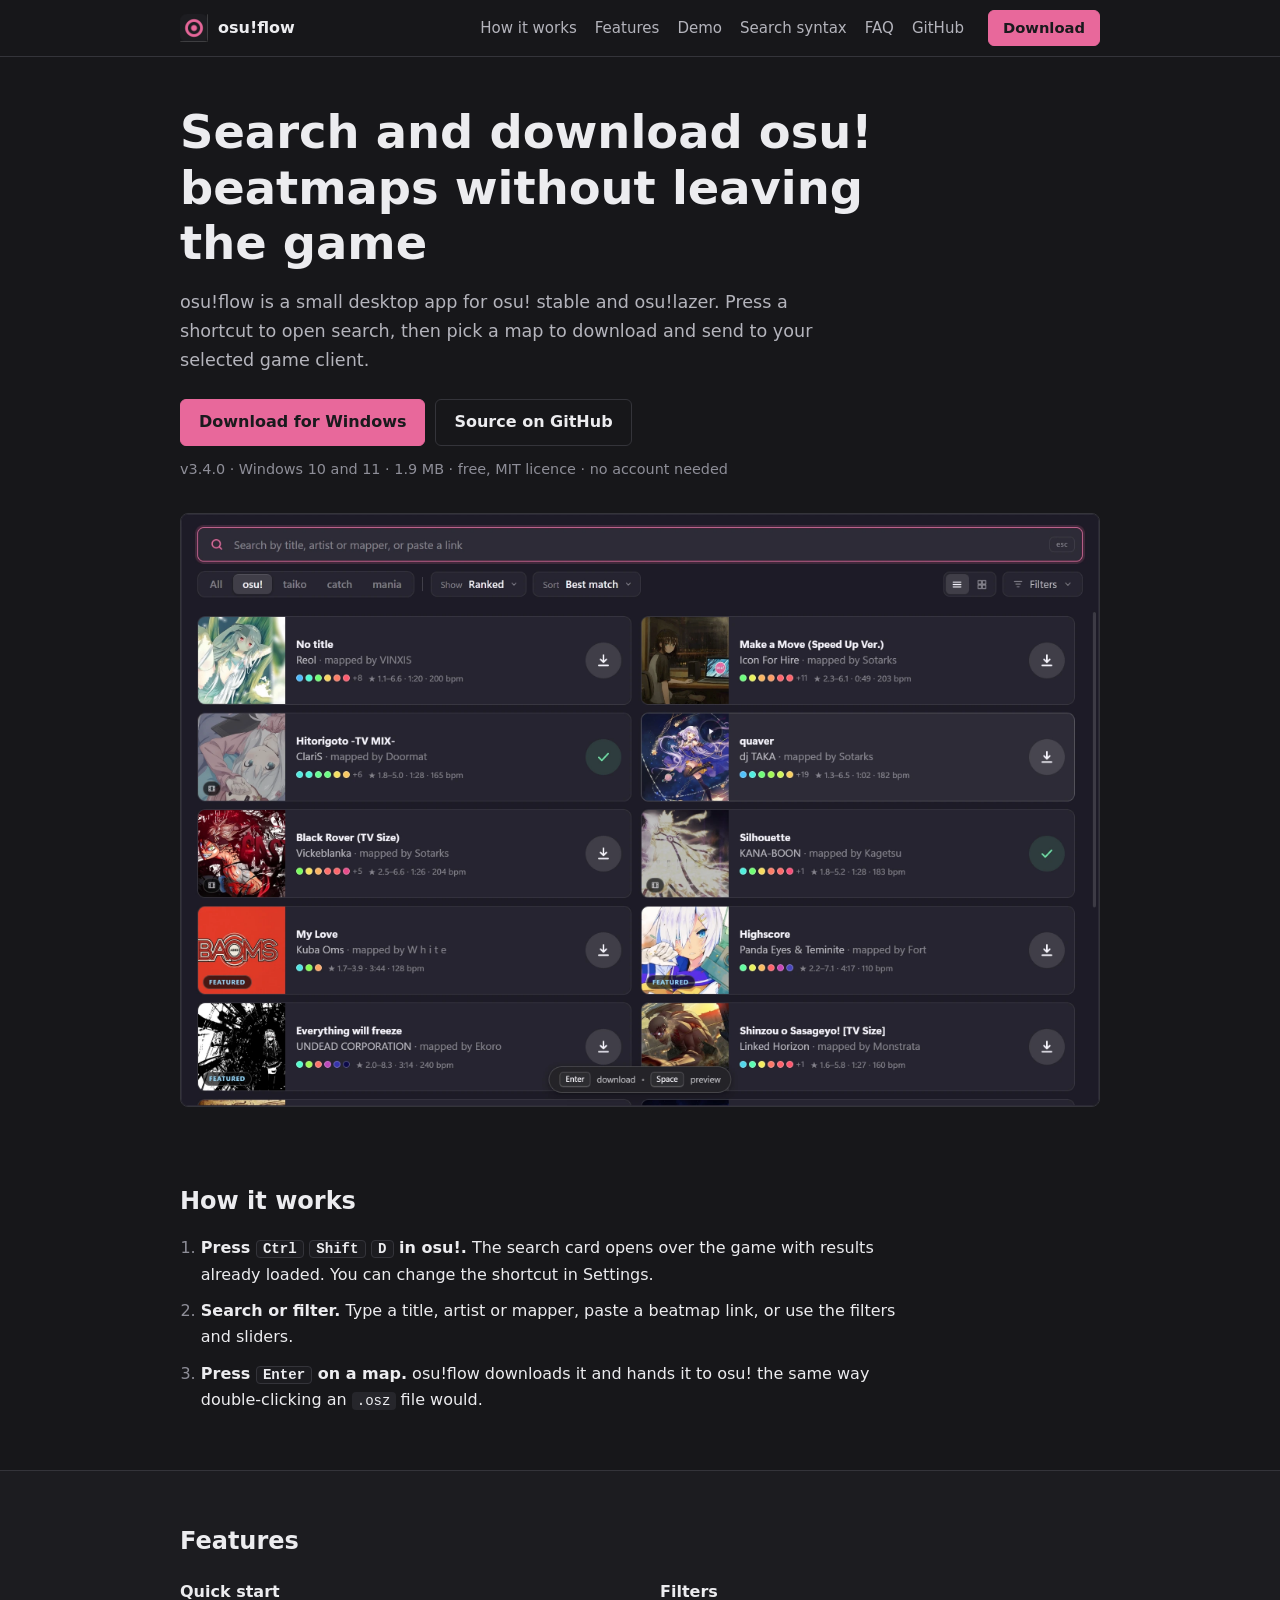
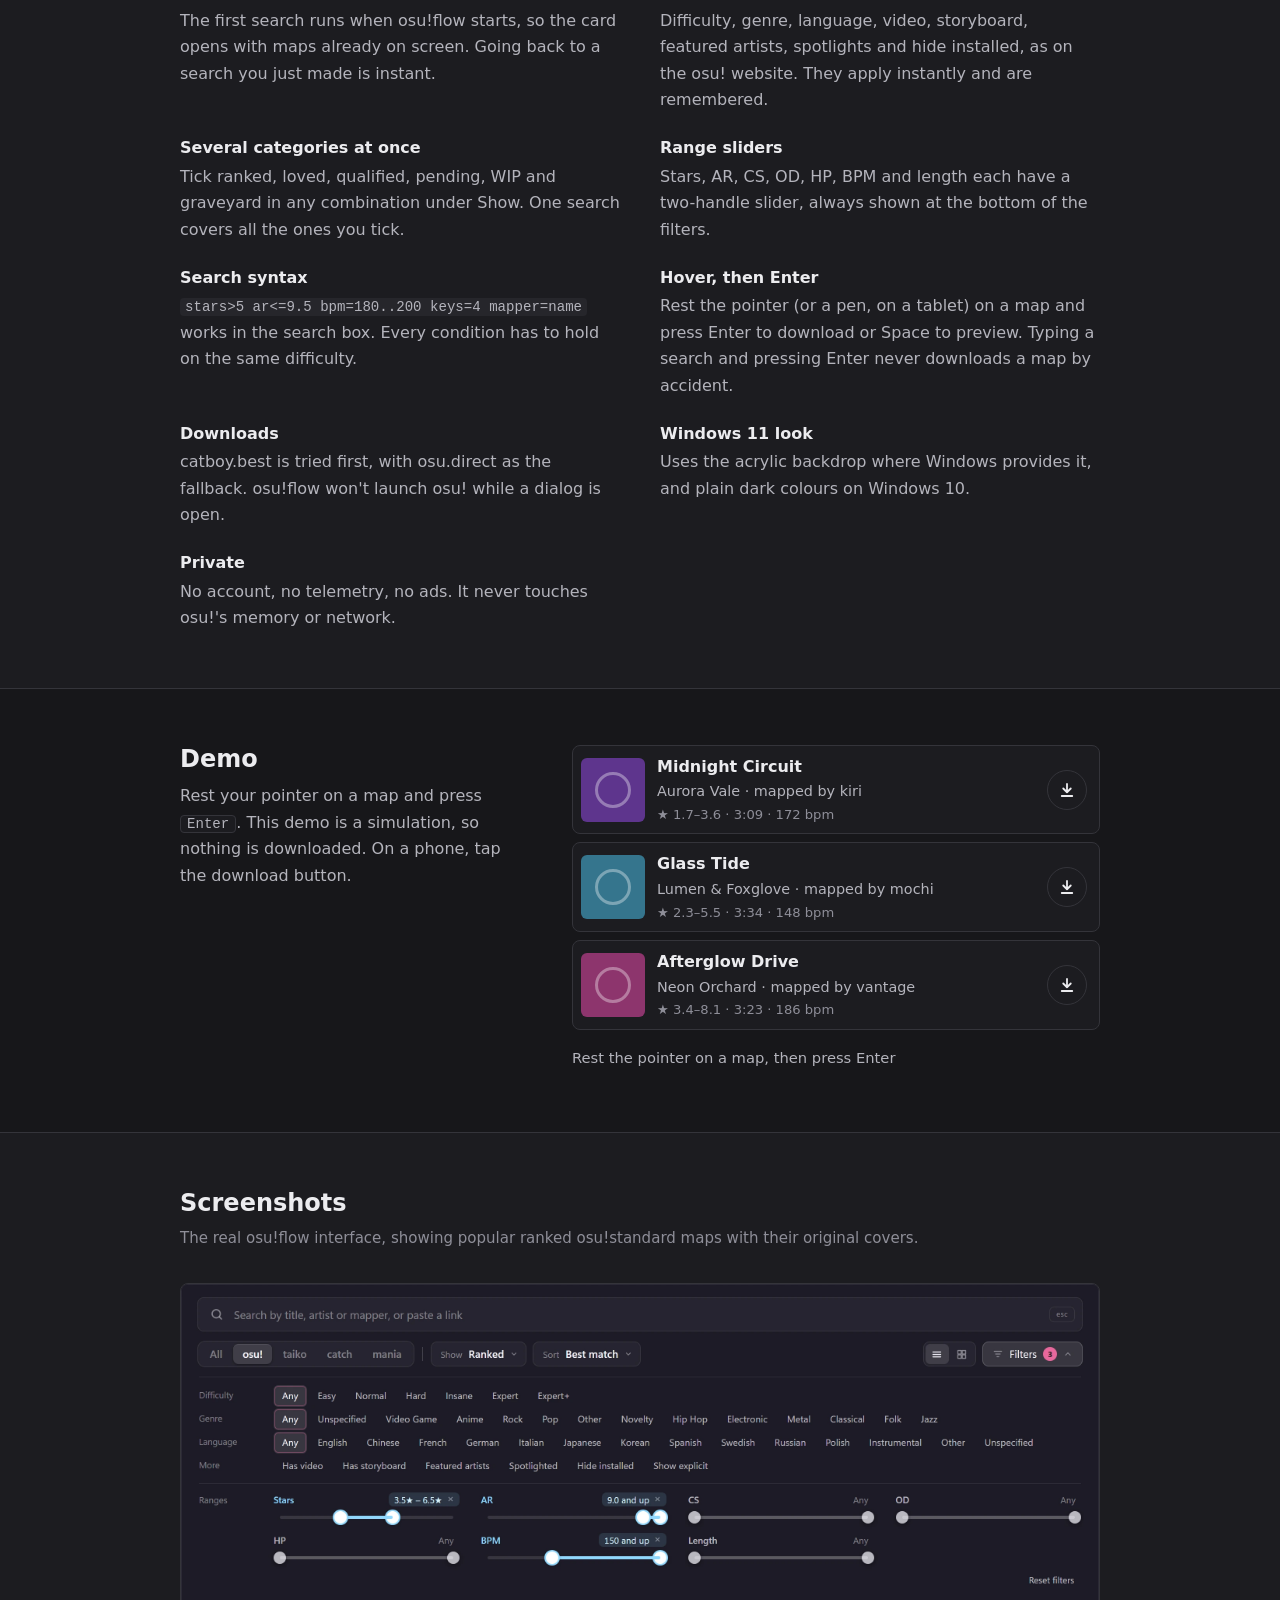
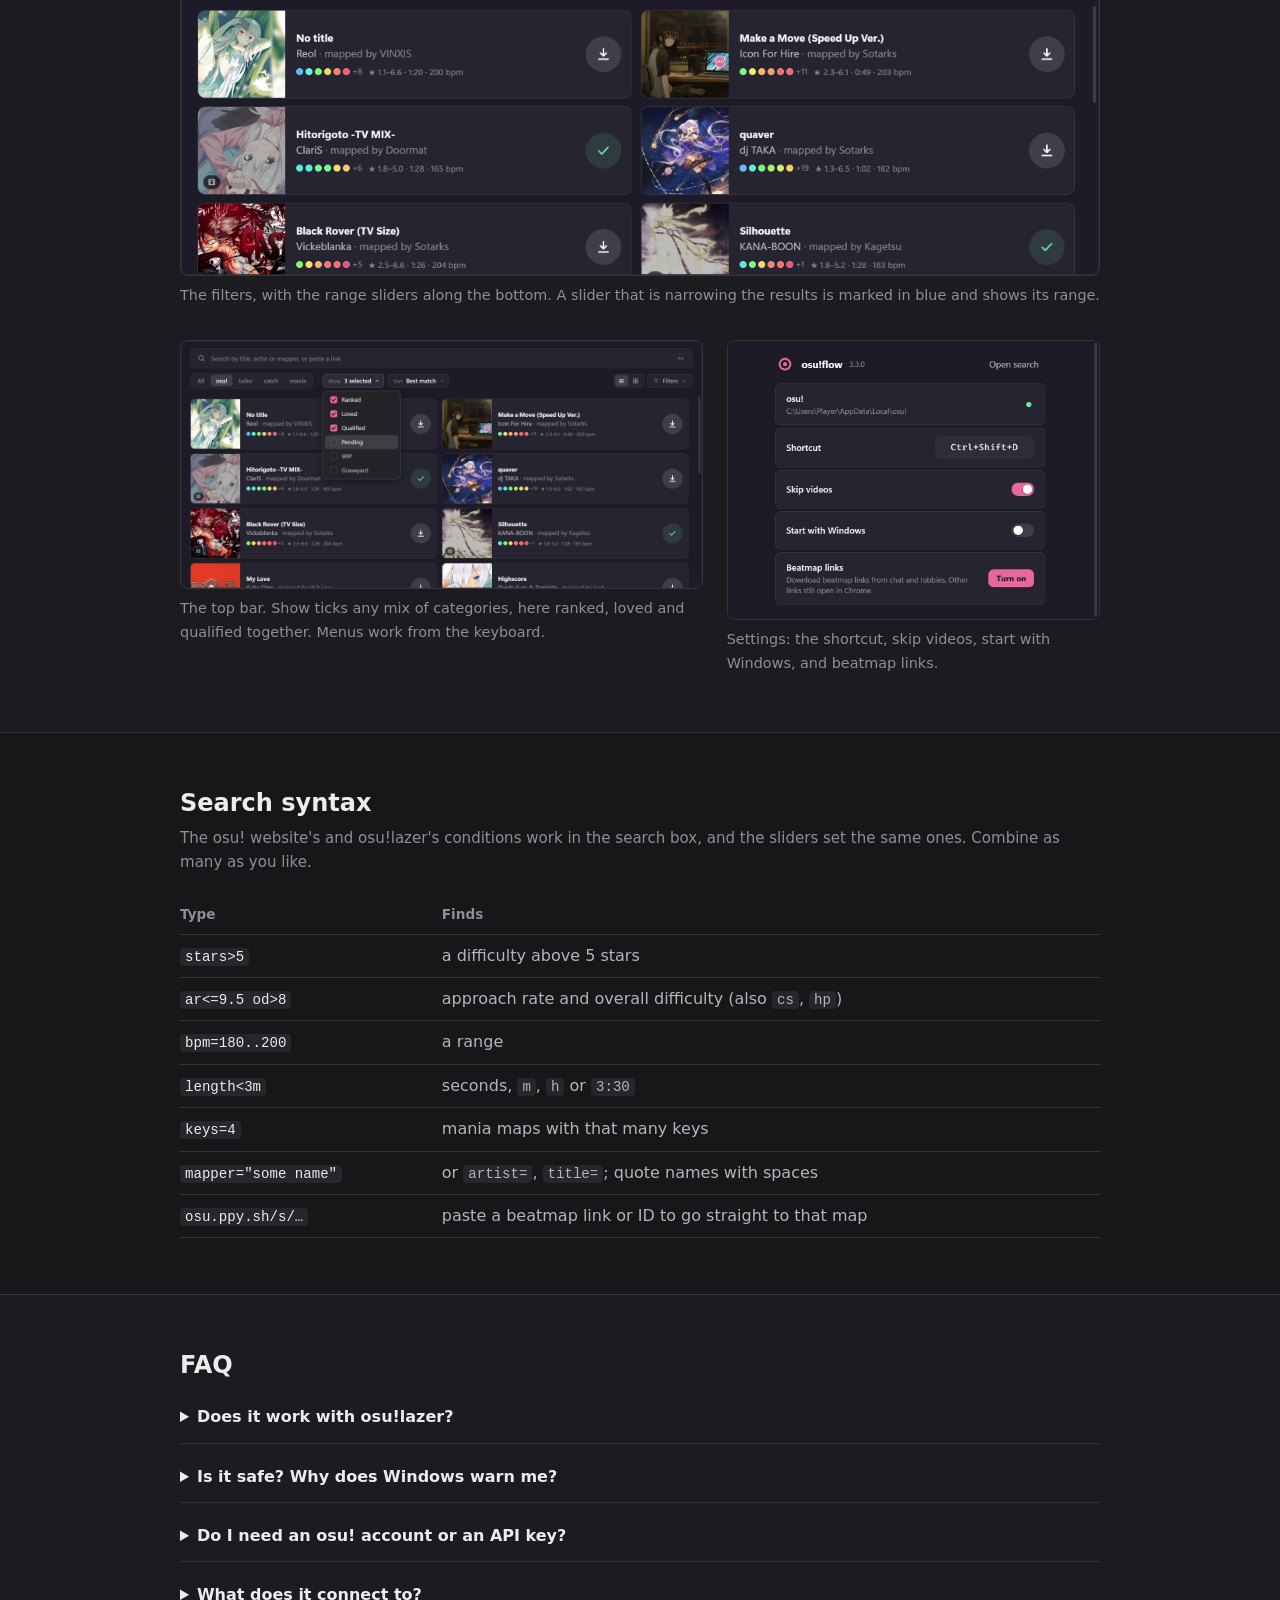
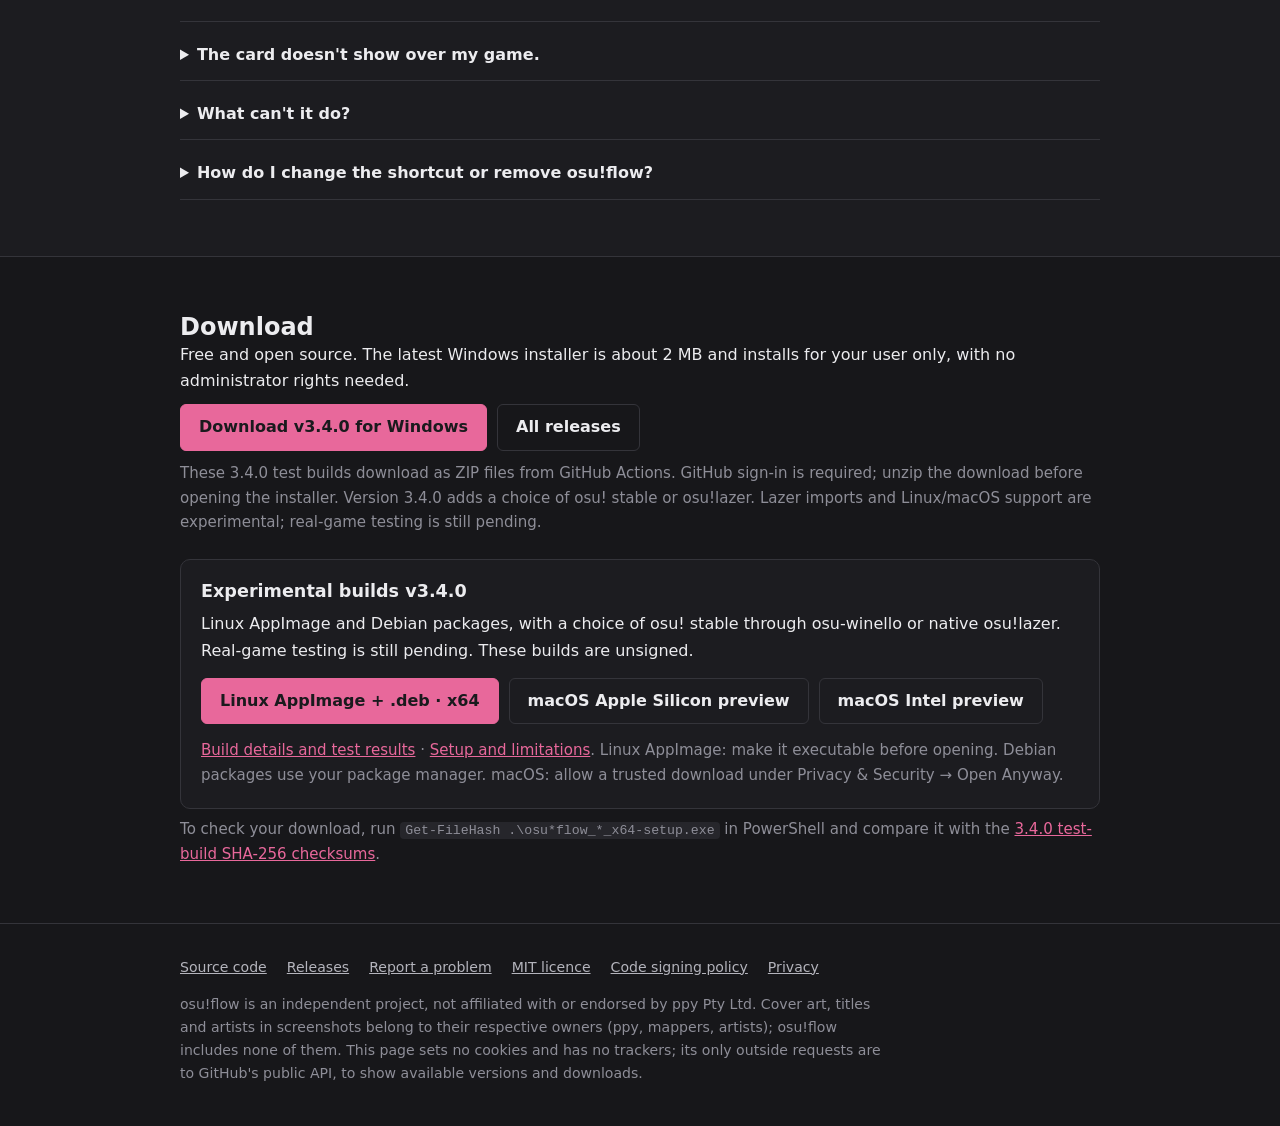
<file: index.html>
<!doctype html>
<html lang="en">
<head>
  <meta charset="utf-8" />
  <meta name="viewport" content="width=device-width, initial-scale=1" />
  <title>osu!flow: search and download osu! beatmaps without leaving the game</title>
  <meta name="description" content="osu!flow is a free, open-source desktop app for osu! stable and osu!lazer. Search, filter, preview and download maps. Windows, with experimental Linux and macOS builds." />
  <meta name="theme-color" content="#17171a" />
  <link rel="canonical" href="https://osuflow.github.io/" />
  <link rel="icon" type="image/png" href="assets/icon.png" />
  <link rel="apple-touch-icon" href="assets/icon.png" />
  <link rel="stylesheet" href="assets/style.css" />

  <meta property="og:type" content="website" />
  <meta property="og:site_name" content="osu!flow" />
  <meta property="og:title" content="osu!flow: search and download osu! beatmaps without leaving the game" />
  <meta property="og:description" content="Search, preview and download maps for osu! stable or osu!lazer. Version 3.4.0 adds experimental Linux and macOS builds." />
  <meta property="og:url" content="https://osuflow.github.io/" />
  <meta property="og:image" content="https://osuflow.github.io/assets/og.png" />
  <meta name="twitter:card" content="summary_large_image" />

  <script type="application/ld+json">
    {
      "@context": "https://schema.org",
      "@type": "SoftwareApplication",
      "name": "osu!flow",
      "applicationCategory": "UtilitiesApplication",
      "operatingSystem": "Windows 10, Windows 11, Linux (experimental), macOS (experimental)",
      "softwareVersion": "3.4.0",
      "license": "https://opensource.org/licenses/MIT",
      "offers": { "@type": "Offer", "price": "0", "priceCurrency": "USD" },
      "downloadUrl": "https://github.com/tempted14/osuflow/actions/runs/40828208869/artifacts/12877048938",
      "description": "Search and download osu! beatmaps without leaving the game."
    }
  </script>
</head>
<body>
  <a class="skip" href="#main">Skip to the content</a>

  <header class="top" id="top">
    <div class="wrap top-in">
      <a class="brand" href="#top" aria-label="osu!flow, back to the top">
        <img src="assets/icon.png" width="28" height="28" alt="" />
        <span>osu!flow</span>
      </a>
      <nav class="nav" aria-label="Sections">
        <a href="#how">How it works</a>
        <a href="#features">Features</a>
        <a href="#try">Demo</a>
        <a href="#syntax">Search syntax</a>
        <a href="#faq">FAQ</a>
        <a href="https://github.com/tempted14/osuflow">GitHub</a>
      </nav>
      <a class="btn btn-small js-download" href="https://github.com/tempted14/osuflow/actions/runs/40828208869/artifacts/12877048938">Download</a>
    </div>
  </header>

  <main id="main">
    <section class="hero">
      <div class="wrap">
        <h1>Search and download osu! beatmaps without leaving the game</h1>
        <p class="lead">osu!flow is a small desktop app for osu! stable and osu!lazer. Press a shortcut to open search, then pick a map to download and send to your selected game client.</p>
        <p class="cta">
          <a class="btn js-download" href="https://github.com/tempted14/osuflow/actions/runs/40828208869/artifacts/12877048938">Download for Windows</a>
          <a class="btn btn-plain" href="https://github.com/tempted14/osuflow">Source on GitHub</a>
        </p>
        <p class="meta"><span class="js-version">v3.4.0</span> · Windows 10 and 11 · <span class="js-size">1.9 MB</span> · free, MIT licence · no account needed</p>
        <figure class="shot">
          <img src="assets/img/app-overlay.webp" width="1180" height="760" alt="The osu!flow search card over osu!: a list of maps with cover art, difficulty dots and a download button. One map is highlighted under the pointer, with a hint reading Enter, download. Space, preview." fetchpriority="high" />
        </figure>
      </div>
    </section>

    <section class="section" id="how">
      <div class="wrap">
        <h2>How it works</h2>
        <ol class="steps">
          <li><strong>Press <kbd>Ctrl</kbd> <kbd>Shift</kbd> <kbd>D</kbd> in osu!.</strong> The search card opens over the game with results already loaded. You can change the shortcut in Settings.</li>
          <li><strong>Search or filter.</strong> Type a title, artist or mapper, paste a beatmap link, or use the filters and sliders.</li>
          <li><strong>Press <kbd>Enter</kbd> on a map.</strong> osu!flow downloads it and hands it to osu! the same way double-clicking an <code>.osz</code> file would.</li>
        </ol>
      </div>
    </section>

    <section class="section alt" id="features">
      <div class="wrap">
        <h2>Features</h2>
        <dl class="list">
          <div><dt>Quick start</dt><dd>The first search runs when osu!flow starts, so the card opens with maps already on screen. Going back to a search you just made is instant.</dd></div>
          <div><dt>Filters</dt><dd>Difficulty, genre, language, video, storyboard, featured artists, spotlights and hide installed, as on the osu! website. They apply instantly and are remembered.</dd></div>
          <div><dt>Several categories at once</dt><dd>Tick ranked, loved, qualified, pending, WIP and graveyard in any combination under Show. One search covers all the ones you tick.</dd></div>
          <div><dt>Range sliders</dt><dd>Stars, AR, CS, OD, HP, BPM and length each have a two-handle slider, always shown at the bottom of the filters.</dd></div>
          <div><dt>Search syntax</dt><dd><code>stars&gt;5 ar&lt;=9.5 bpm=180..200 keys=4 mapper=name</code> works in the search box. Every condition has to hold on the same difficulty.</dd></div>
          <div><dt>Hover, then Enter</dt><dd>Rest the pointer (or a pen, on a tablet) on a map and press Enter to download or Space to preview. Typing a search and pressing Enter never downloads a map by accident.</dd></div>
          <div><dt>Downloads</dt><dd>catboy.best is tried first, with osu.direct as the fallback. osu!flow won't launch osu! while a dialog is open.</dd></div>
          <div><dt>Windows 11 look</dt><dd>Uses the acrylic backdrop where Windows provides it, and plain dark colours on Windows 10.</dd></div>
          <div><dt>Private</dt><dd>No account, no telemetry, no ads. It never touches osu!'s memory or network.</dd></div>
        </dl>
      </div>
    </section>

    <section class="section" id="try">
      <div class="wrap try">
        <div>
          <h2>Demo</h2>
          <p>Rest your pointer on a map and press <kbd>Enter</kbd>. This demo is a simulation, so nothing is downloaded. On a phone, tap the download button.</p>
        </div>
        <div class="demo" id="demo" role="group" aria-label="Interactive demo: rest the pointer on a map and press Enter to download it">
          <ul class="demo-list">
            <li class="demo-row" tabindex="0" data-title="Midnight Circuit" style="--h1: 268; --h2: 308">
              <span class="demo-cover" aria-hidden="true"></span>
              <span class="demo-text"><strong>Midnight Circuit</strong><span class="demo-sub">Aurora Vale · mapped by kiri</span><span class="demo-facts">★ 1.7–3.6 · 3:09 · 172 bpm</span></span>
              <button class="demo-get" type="button" aria-label="Download Midnight Circuit"><span class="demo-icon" aria-hidden="true"></span></button>
            </li>
            <li class="demo-row" tabindex="0" data-title="Glass Tide" style="--h1: 196; --h2: 246">
              <span class="demo-cover" aria-hidden="true"></span>
              <span class="demo-text"><strong>Glass Tide</strong><span class="demo-sub">Lumen &amp; Foxglove · mapped by mochi</span><span class="demo-facts">★ 2.3–5.5 · 3:34 · 148 bpm</span></span>
              <button class="demo-get" type="button" aria-label="Download Glass Tide"><span class="demo-icon" aria-hidden="true"></span></button>
            </li>
            <li class="demo-row" tabindex="0" data-title="Afterglow Drive" style="--h1: 322; --h2: 4">
              <span class="demo-cover" aria-hidden="true"></span>
              <span class="demo-text"><strong>Afterglow Drive</strong><span class="demo-sub">Neon Orchard · mapped by vantage</span><span class="demo-facts">★ 3.4–8.1 · 3:23 · 186 bpm</span></span>
              <button class="demo-get" type="button" aria-label="Download Afterglow Drive"><span class="demo-icon" aria-hidden="true"></span></button>
            </li>
          </ul>
          <p class="demo-hint" aria-live="polite"><span class="demo-hint-text">Rest the pointer on a map, then press Enter</span> <button class="demo-reset" type="button" hidden>Start over</button></p>
        </div>
      </div>
    </section>

    <section class="section alt" id="look">
      <div class="wrap">
        <h2>Screenshots</h2>
        <p class="note">The real osu!flow interface, showing popular ranked osu!standard maps with their original covers.</p>
        <figure class="shot">
          <img src="assets/img/app-filters.webp" width="1180" height="760" loading="lazy" alt="The Filters panel open, with a slider for each of Stars, AR, CS, OD, HP, BPM and Length along the bottom. Stars, AR and BPM are set." />
          <figcaption>The filters, with the range sliders along the bottom. A slider that is narrowing the results is marked in blue and shows its range.</figcaption>
        </figure>
        <div class="two">
          <figure class="shot">
            <img src="assets/img/app-show.webp" width="1180" height="560" loading="lazy" alt="The top bar with the Show menu open: Ranked, Loved and Qualified are ticked, and the button reads 3 selected." />
            <figcaption>The top bar. Show ticks any mix of categories, here ranked, loved and qualified together. Menus work from the keyboard.</figcaption>
          </figure>
          <figure class="shot">
            <img src="assets/img/app-settings.webp" width="560" height="420" loading="lazy" alt="The osu!flow settings window." />
            <figcaption>Settings: the shortcut, skip videos, start with Windows, and beatmap links.</figcaption>
          </figure>
        </div>
      </div>
    </section>

    <section class="section" id="syntax">
      <div class="wrap">
        <h2>Search syntax</h2>
        <p class="note">The osu! website's and osu!lazer's conditions work in the search box, and the sliders set the same ones. Combine as many as you like.</p>
        <table class="table">
          <thead><tr><th scope="col">Type</th><th scope="col">Finds</th></tr></thead>
          <tbody>
            <tr><td><code>stars&gt;5</code></td><td>a difficulty above 5 stars</td></tr>
            <tr><td><code>ar&lt;=9.5 od&gt;8</code></td><td>approach rate and overall difficulty (also <code>cs</code>, <code>hp</code>)</td></tr>
            <tr><td><code>bpm=180..200</code></td><td>a range</td></tr>
            <tr><td><code>length&lt;3m</code></td><td>seconds, <code>m</code>, <code>h</code> or <code>3:30</code></td></tr>
            <tr><td><code>keys=4</code></td><td>mania maps with that many keys</td></tr>
            <tr><td><code>mapper="some name"</code></td><td>or <code>artist=</code>, <code>title=</code>; quote names with spaces</td></tr>
            <tr><td><code>osu.ppy.sh/s/…</code></td><td>paste a beatmap link or ID to go straight to that map</td></tr>
          </tbody>
        </table>
      </div>
    </section>

    <section class="section alt" id="faq">
      <div class="wrap faq">
        <h2>FAQ</h2>
        <details>
          <summary>Does it work with osu!lazer?</summary>
          <p>Version 3.3 and earlier use osu! stable. The 3.4 preview adds a Game client choice for stable or native osu!lazer, with the same search, previews, filters and downloads. Linux stable integrates with <a href="https://github.com/NelloKudo/osu-winello">osu-winello</a>. See the <a href="https://github.com/tempted14/osuflow/blob/v3.4.0/docs/client-setup.md">setup guide and testing limits</a>.</p>
        </details>
        <details>
          <summary>Is it safe? Why does Windows warn me?</summary>
          <p>osu!flow is open source, so you can read what it does. It never touches osu!'s memory or network, and it imports maps the way double-clicking an <code>.osz</code> file does. The installer is not code-signed yet, so Windows SmartScreen may say it protects your PC: choose <strong>More info</strong>, then <strong>Run anyway</strong>. Every release lists the installer's SHA-256 so you can check your download.</p>
        </details>
        <details>
          <summary>Do I need an osu! account or an API key?</summary>
          <p>No. Maps come from the public beatmap mirrors catboy.best and osu.direct.</p>
        </details>
        <details>
          <summary>What does it connect to?</summary>
          <p>The two mirrors above to search and download, and osu!'s own servers (assets.ppy.sh and b.ppy.sh) for cover images and previews. There is no telemetry.</p>
        </details>
        <details>
          <summary>The card doesn't show over my game.</summary>
          <p>Exclusive fullscreen hides every overlay. In osu!, switch to Borderless or Windowed under Options, Graphics.</p>
        </details>
        <details>
          <summary>What can't it do?</summary>
          <p>Anything that needs your osu! account: rank achieved, played or unplayed, your favourites, subscribed mappers, recommended difficulty. The mirrors don't know those things.</p>
        </details>
        <details>
          <summary>How do I change the shortcut or remove osu!flow?</summary>
          <p>Open Settings from the tray icon, click the shortcut box and press the keys you want. To remove it, use Windows' Installed apps.</p>
        </details>
      </div>
    </section>

    <section class="section" id="download">
      <div class="wrap">
        <h2>Download</h2>
        <p>Free and open source. The latest Windows installer is about <span class="js-size">2 MB</span> and installs for your user only, with no administrator rights needed.</p>
        <p class="cta">
          <a class="btn js-download" href="https://github.com/tempted14/osuflow/actions/runs/40828208869/artifacts/12877048938">Download <span class="js-version">v3.4.0</span> for Windows</a>
          <a class="btn btn-plain" href="https://github.com/tempted14/osuflow/releases">All releases</a>
        </p>
        <p class="note"><span class="js-test-download-note">These 3.4.0 test builds download as ZIP files from GitHub Actions. GitHub sign-in is required; unzip the download before opening the installer. </span>Version 3.4.0 adds a choice of osu! stable or osu!lazer. Lazer imports and Linux/macOS support are experimental; real-game testing is still pending.</p>
        <section class="preview-downloads" id="experimental-downloads" aria-label="Experimental platform downloads">
          <h3>Experimental builds <span class="js-preview-version">v3.4.0</span></h3>
          <p>Linux AppImage and Debian packages, with a choice of osu! stable through osu-winello or native osu!lazer. Real-game testing is still pending. These builds are unsigned.</p>
          <div class="platform-downloads">
            <a class="btn js-linux-artifact" href="https://github.com/tempted14/osuflow/actions/runs/40828208869/artifacts/12877947151">Linux AppImage + .deb · x64</a>
            <a class="btn js-linux-appimage" hidden>Linux AppImage · x64</a>
            <a class="btn btn-plain js-linux-deb" hidden>Linux .deb · x64</a>
            <a class="btn btn-plain js-preview-windows" hidden>Windows client preview</a>
            <a class="btn btn-plain js-macos-arm" href="https://github.com/tempted14/osuflow/actions/runs/40828208869/artifacts/12878015693">macOS Apple Silicon preview</a>
            <a class="btn btn-plain js-macos-intel" href="https://github.com/tempted14/osuflow/actions/runs/40828208869/artifacts/12877877049">macOS Intel preview</a>
          </div>
          <p class="note"><a class="js-preview-release" href="https://github.com/tempted14/osuflow/actions/runs/40828208869">Build details and test results</a> · <a href="https://github.com/tempted14/osuflow/blob/v3.4.0/docs/client-setup.md">Setup and limitations</a>. Linux AppImage: make it executable before opening. Debian packages use your package manager. macOS: allow a trusted download under Privacy &amp; Security → Open Anyway.</p>
        </section>
        <p class="note">To check your download, run <code>Get-FileHash .\osu*flow_*_x64-setup.exe</code> in PowerShell and compare it with the <a href="assets/checksums-3.4.0.txt">3.4.0 test-build SHA-256 checksums</a>.</p>
      </div>
    </section>
  </main>

  <footer class="foot">
    <div class="wrap">
      <p class="links">
        <a href="https://github.com/tempted14/osuflow">Source code</a>
        <a href="https://github.com/tempted14/osuflow/releases">Releases</a>
        <a href="https://github.com/tempted14/osuflow/issues">Report a problem</a>
        <a href="https://github.com/tempted14/osuflow/blob/main/LICENSE">MIT licence</a>
        <a href="https://github.com/tempted14/osuflow#code-signing-policy">Code signing policy</a>
        <a href="https://github.com/tempted14/osuflow#privacy">Privacy</a>
      </p>
      <p class="legal">osu!flow is an independent project, not affiliated with or endorsed by ppy Pty Ltd. Cover art, titles and artists in screenshots belong to their respective owners (ppy, mappers, artists); osu!flow includes none of them. This page sets no cookies and has no trackers; its only outside requests are to GitHub's public API, to show available versions and downloads.</p>
    </div>
  </footer>

  <script src="assets/app.js" defer></script>
</body>
</html>
</file>
<file: assets/style.css>
/* osu!flow site: plain, dark, one accent colour. */

:root {
  color-scheme: dark;
  --bg: #17171a;
  --bg-2: #1c1c20;
  --text: #ececef;
  --text-2: #b4b4bc;
  --muted: #8e8e98;
  --accent: #e8689b;
  --line: #34343a;
  --good: #6ee7a8;
  --font: "Segoe UI Variable Text", "Segoe UI", system-ui, -apple-system, "Helvetica Neue", Arial, sans-serif;
  --mono: ui-monospace, "Cascadia Mono", Consolas, monospace;
}

*,
*::before,
*::after {
  box-sizing: border-box;
}

html {
  scroll-padding-top: 64px;
  -webkit-text-size-adjust: 100%;
}

body {
  margin: 0;
  background: var(--bg);
  color: var(--text);
  font: 400 1rem/1.65 var(--font);
  overflow-x: hidden;
}

img {
  display: block;
  max-width: 100%;
  height: auto;
}

a {
  color: var(--accent);
}

h1,
h2 {
  margin: 0;
  font-weight: 650;
  line-height: 1.2;
}

h1 {
  max-width: 22ch;
  font-size: clamp(1.9rem, 4.6vw, 2.9rem);
}

h2 {
  font-size: 1.5rem;
}

p {
  margin: 0;
}

code,
kbd {
  font-family: var(--mono);
  font-size: 0.88em;
}

code {
  padding: 1px 5px;
  border-radius: 4px;
  background: #26262b;
}

kbd {
  padding: 0 6px;
  border: 1px solid var(--line);
  border-radius: 4px;
  background: var(--bg-2);
}

:focus-visible {
  outline: 2px solid var(--accent);
  outline-offset: 2px;
}

.wrap {
  width: min(920px, 100% - 40px);
  margin-inline: auto;
}

.skip {
  position: absolute;
  left: 8px;
  top: -48px;
  padding: 6px 12px;
  background: var(--bg-2);
  border: 1px solid var(--line);
}

.skip:focus {
  top: 8px;
}

/* header */

.top {
  position: sticky;
  top: 0;
  z-index: 10;
  background: var(--bg);
  border-bottom: 1px solid var(--line);
}

.top-in {
  display: flex;
  align-items: center;
  gap: 24px;
  height: 56px;
}

.brand {
  display: inline-flex;
  align-items: center;
  gap: 10px;
  color: var(--text);
  font-weight: 650;
  text-decoration: none;
}

.nav {
  display: flex;
  gap: 18px;
  margin-left: auto;
}

.nav a {
  color: var(--text-2);
  font-size: 0.94rem;
  text-decoration: none;
}

.nav a:hover {
  color: var(--text);
  text-decoration: underline;
}

/* buttons */

.btn {
  display: inline-block;
  padding: 9px 18px;
  border: 1px solid var(--accent);
  border-radius: 6px;
  background: var(--accent);
  color: #1a1a1d;
  font-weight: 600;
  text-decoration: none;
}

.btn:hover {
  background: #f07aa9;
}

.btn-small {
  padding: 5px 14px;
  font-size: 0.92rem;
}

.btn-plain {
  border-color: var(--line);
  background: transparent;
  color: var(--text);
}

.btn-plain:hover {
  background: var(--bg-2);
}

/* hero */

.hero {
  padding: 48px 0 24px;
}

.lead {
  max-width: 40rem;
  margin-top: 16px;
  color: var(--text-2);
  font-size: 1.1rem;
}

.cta {
  display: flex;
  flex-wrap: wrap;
  gap: 10px;
  margin-top: 24px;
}

.meta {
  margin-top: 12px;
  color: var(--muted);
  font-size: 0.9rem;
}

.shot {
  margin: 32px 0 0;
}

.shot img {
  border: 1px solid var(--line);
  border-radius: 8px;
}

.shot figcaption {
  margin-top: 8px;
  color: var(--muted);
  font-size: 0.9rem;
}

/* sections */

.section {
  padding: 56px 0;
}

.section.alt {
  background: var(--bg-2);
  border-block: 1px solid var(--line);
}

.note {
  margin-top: 8px;
  color: var(--muted);
  font-size: 0.94rem;
}

.steps {
  margin: 20px 0 0;
  padding-left: 1.3em;
}

.steps li {
  margin-top: 10px;
  max-width: 44rem;
}

.steps li::marker {
  color: var(--muted);
}

.list {
  display: grid;
  grid-template-columns: repeat(2, minmax(0, 1fr));
  gap: 22px 40px;
  margin: 24px 0 0;
}

.list dt {
  font-weight: 650;
}

.list dd {
  margin: 2px 0 0;
  color: var(--text-2);
}

/* demo */

.try {
  display: grid;
  grid-template-columns: minmax(0, 0.8fr) minmax(0, 1.2fr);
  gap: 40px;
  align-items: start;
}

.try p {
  margin-top: 10px;
  color: var(--text-2);
}

.demo-list {
  display: grid;
  gap: 8px;
  margin: 0;
  padding: 0;
  list-style: none;
}

.demo-row {
  display: flex;
  align-items: center;
  gap: 12px;
  padding: 8px 12px 8px 8px;
  border: 1px solid var(--line);
  border-radius: 8px;
  background: var(--bg-2);
}

.demo-row:hover,
.demo-row:focus-visible {
  border-color: #55555e;
  background: #232327;
}

.demo-cover {
  position: relative;
  flex: none;
  width: 64px;
  height: 64px;
  border-radius: 6px;
  background: hsl(var(--h1) 45% 38%);
}

.demo-cover::before {
  content: "";
  position: absolute;
  left: 14px;
  top: 14px;
  width: 36px;
  height: 36px;
  border: 3px solid rgba(255, 255, 255, 0.35);
  border-radius: 50%;
}

.demo-text {
  display: grid;
  flex: 1;
  min-width: 0;
}

.demo-text strong {
  overflow: hidden;
  text-overflow: ellipsis;
  white-space: nowrap;
}

.demo-sub {
  overflow: hidden;
  color: var(--text-2);
  font-size: 0.9rem;
  text-overflow: ellipsis;
  white-space: nowrap;
}

.demo-facts {
  color: var(--muted);
  font-size: 0.82rem;
}

.demo-get {
  position: relative;
  flex: none;
  display: grid;
  place-items: center;
  width: 40px;
  height: 40px;
  padding: 0;
  border: 1px solid var(--line);
  border-radius: 50%;
  background: transparent;
  color: var(--text);
  cursor: pointer;
}

.demo-get:hover {
  background: #2a2a30;
}

.demo-icon {
  width: 18px;
  height: 18px;
  background: currentColor;
  -webkit-mask: var(--icon-download) center / contain no-repeat;
  mask: var(--icon-download) center / contain no-repeat;
}

.demo {
  --icon-download: url("data:image/svg+xml,%3Csvg xmlns='http://www.w3.org/2000/svg' viewBox='0 0 24 24' fill='none' stroke='%23000' stroke-width='2.4' stroke-linecap='round' stroke-linejoin='round'%3E%3Cpath d='M12 4v11m0 0-5-5m5 5 5-5M5 20h14'/%3E%3C/svg%3E");
  --icon-check: url("data:image/svg+xml,%3Csvg xmlns='http://www.w3.org/2000/svg' viewBox='0 0 24 24' fill='none' stroke='%23000' stroke-width='2.6' stroke-linecap='round' stroke-linejoin='round'%3E%3Cpath d='m5 12.5 4.5 4.5L19 7'/%3E%3C/svg%3E");
}

.demo-row[data-state="busy"] .demo-icon {
  opacity: 0.35;
}

.demo-row[data-state="done"] .demo-get {
  border-color: var(--good);
  color: var(--good);
  cursor: default;
}

.demo-row[data-state="done"] .demo-icon {
  -webkit-mask-image: var(--icon-check);
  mask-image: var(--icon-check);
}

.demo-hint {
  display: flex;
  align-items: center;
  gap: 12px;
  min-height: 36px;
  margin-top: 8px;
  color: var(--muted);
  font-size: 0.92rem;
}

.demo-reset {
  padding: 2px 4px;
  border: 0;
  background: transparent;
  color: var(--accent);
  font: inherit;
  cursor: pointer;
  text-decoration: underline;
}

.demo-reset[hidden] {
  display: none;
}

/* screenshots, syntax, FAQ */

.two {
  display: grid;
  grid-template-columns: minmax(0, 1.4fr) minmax(0, 1fr);
  gap: 24px;
  align-items: start;
}

.table {
  width: 100%;
  margin-top: 20px;
  border-collapse: collapse;
}

.table th,
.table td {
  padding: 8px 12px 8px 0;
  border-bottom: 1px solid var(--line);
  text-align: left;
  vertical-align: top;
}

.table th {
  color: var(--muted);
  font-size: 0.85rem;
  font-weight: 600;
}

.table td:last-child {
  color: var(--text-2);
}

.faq details {
  margin-top: 8px;
  border-bottom: 1px solid var(--line);
}

.faq h2 {
  margin-bottom: 12px;
}

.faq summary {
  padding: 12px 0;
  font-weight: 600;
  cursor: pointer;
}

.faq details p {
  padding: 0 0 14px;
  max-width: 44rem;
  color: var(--text-2);
}

#download p + p {
  margin-top: 10px;
}

/* footer */

.foot {
  padding: 32px 0 40px;
  border-top: 1px solid var(--line);
  color: var(--muted);
  font-size: 0.88rem;
}

.foot .links {
  display: flex;
  flex-wrap: wrap;
  gap: 8px 20px;
}

.foot .links a {
  color: var(--text-2);
}

.legal {
  max-width: 44rem;
  margin-top: 14px;
}

/* smaller screens */

@media (max-width: 820px) {
  .nav a:not(:last-child) {
    display: none;
  }

  .try,
  .two,
  .list {
    grid-template-columns: minmax(0, 1fr);
  }
}

@media (max-width: 520px) {
  .nav {
    display: none;
  }

  .top-in .btn {
    margin-left: auto;
  }

  .demo-facts {
    display: none;
  }
}

[hidden] { display: none !important; }
.preview-downloads { margin-top: 24px; padding: 20px; border: 1px solid var(--line); border-radius: 10px; background: var(--bg-2); }
.preview-downloads h3 { margin: 0 0 8px; font-size: 1.1rem; line-height: 1.3; }
.platform-downloads { display: flex; flex-wrap: wrap; gap: 10px; margin: 14px 0; }
.preview-downloads .note { margin-top: 12px; }
</file>
